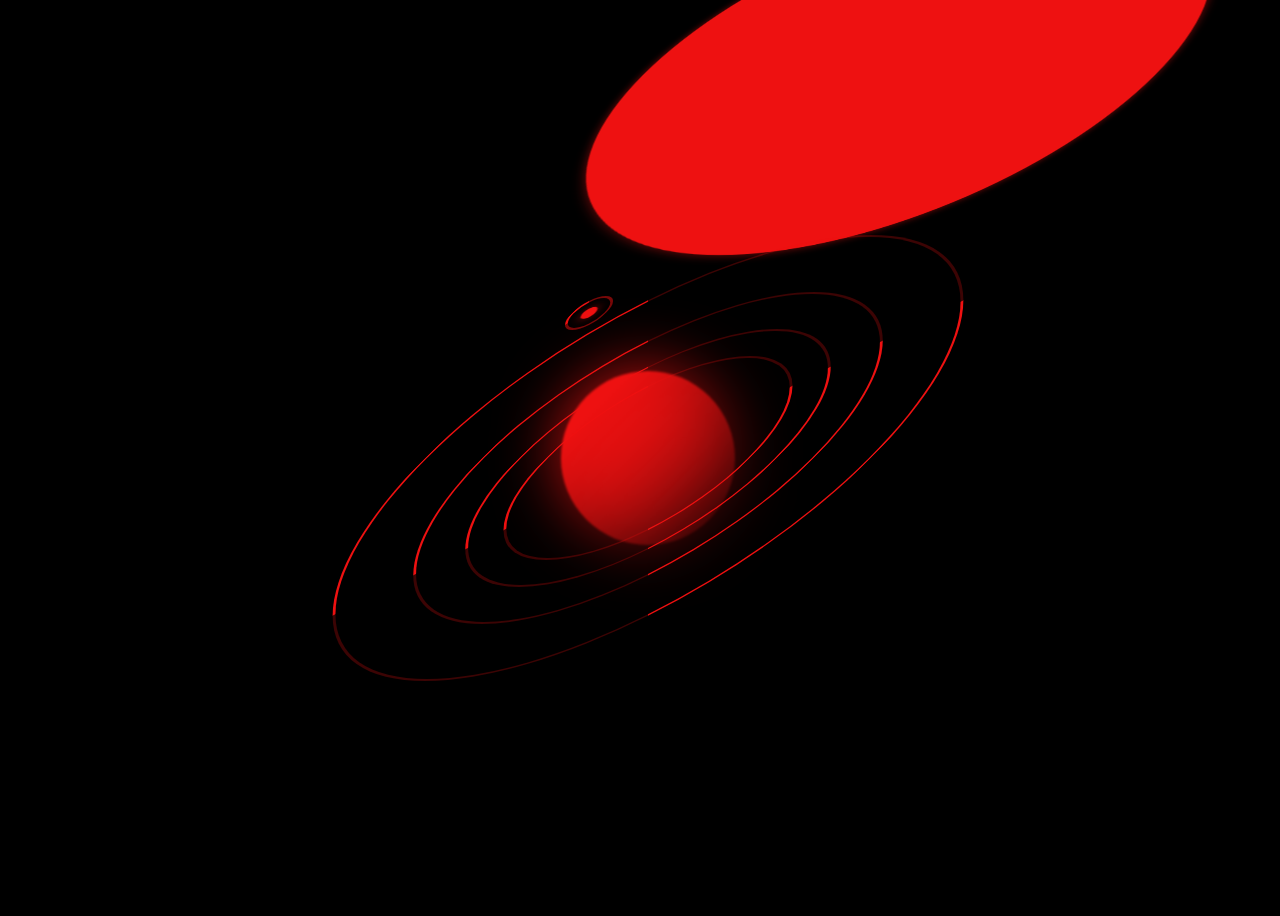
<file: planet revolve/index.html>
<!DOCTYPE html>
<html lang="en" >
<head>
  <meta charset="UTF-8">
  <title>MY NEW UNIVERSE DESIGNED BY ABHINAV| a pure CSS spatial experience</title>
  <link rel="stylesheet" href="./style.css">

</head>
<body>
<!-- partial:index.partial.html -->
<body>
    <section id="solar-system">
        <div id="sun"></div>
        <article id="mercury-trajectory">
            <div id="mercury"></div>
        </article>
        <article id="venus-trajectory">
            <div id="venus"></div>
        </article>
        <article id="earth-trajectory">
            <div id="earth"></div>
        </article>
        <article id="mars-trajectory">
            <div id="mars"></div>
        </article>
        <!-- too far for my starship 🪐🚀
        <article id="main-asteroid-belt-trajectory"></article>
        <article id="jupiter-trajectory"></article>
        <article id="saturn-trajectory"></article>
        <article id="uranus-trajectory"></article
        <article id="neptune-trajectory"></article>
    -->
    </section>
</body>
<!-- partial -->
  
</body>
</html>
</file>
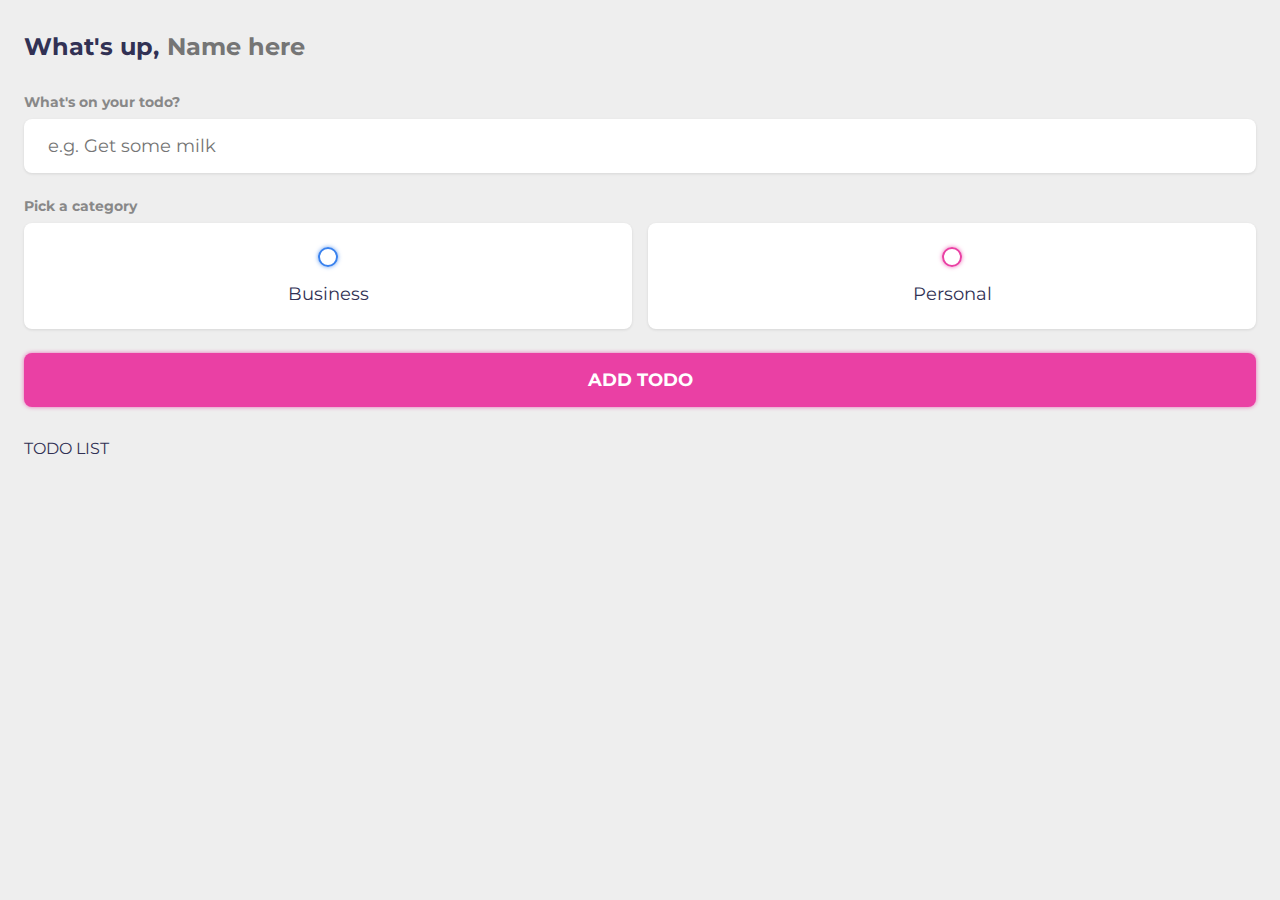
<file: TO DO LIST/index.html>
<!DOCTYPE html>
<html lang="en">
<head>
	<meta charset="UTF-8" />
	<meta http-equiv="X-UA-Compatible" content="IE=edge" />
	<meta name="viewport" content="width=device-width, initial-scale=1.0" />
	<title>The Todo List</title>
	<!-- CSS Import -->
	<link rel="stylesheet" href="main.css" />
	<!-- End of CSS Import -->
	<!-- Fonts -->
	<link rel="preconnect" href="https://fonts.googleapis.com">
	<link rel="preconnect" href="https://fonts.gstatic.com" crossorigin>
	<link href="https://fonts.googleapis.com/css2?family=Fira+Sans:ital,wght@0,400;0,700;0,900;1,400&family=Montserrat:ital,wght@0,400;0,700;0,900;1,400&display=swap" rel="stylesheet">
	<!-- End of Fonts -->
</head>
<body>
	<!-- App Wrapper -->
	<main class="app">
		<!-- Greeting -->
		<section class="greeting">
			<h2 class="title">
				What's up, <input type="text" id="name" placeholder="Name here" />
			</h2>
		</section>
		<!-- End of Greeting -->
		
		<!-- New Todo -->
		<section class="create-todo">
			<!-- <h3>CREATE A TODO</h3> -->
			<form id="new-todo-form">
				<h4>What's on your todo?</h4>
				<input 
					type="text" 
					placeholder="e.g. Get some milk"
					name="content"
					id="content" />
				
				<h4>Pick a category</h4>
				<div class="options">
					<label>
						<input type="radio" name="category" id="category1" value="business" /> 
						<span class="bubble business"></span>
						<div>Business</div>
					</label>
					<label>
						<input type="radio" name="category" id="category2" value="personal" />
						<span class="bubble personal"></span>
						<div>Personal</div>
					</label>
				</div>

				<input type="submit" value="Add todo" />
			</form>
		</section>
		<!-- End of New Todo -->

		<!-- Todo List -->
		<section class="todo-list">
			<h3>TODO LIST</h3>
			 

				<div class="list" id="todo-list"></div>
			
		</section>
		<!-- End of Todo List -->

	</main>
	<!-- End of App Wrapper -->

	<!-- JS Import -->
	<script src="main.js"></script>
	<!-- End of JS Import -->
</body>
</html>
</file>
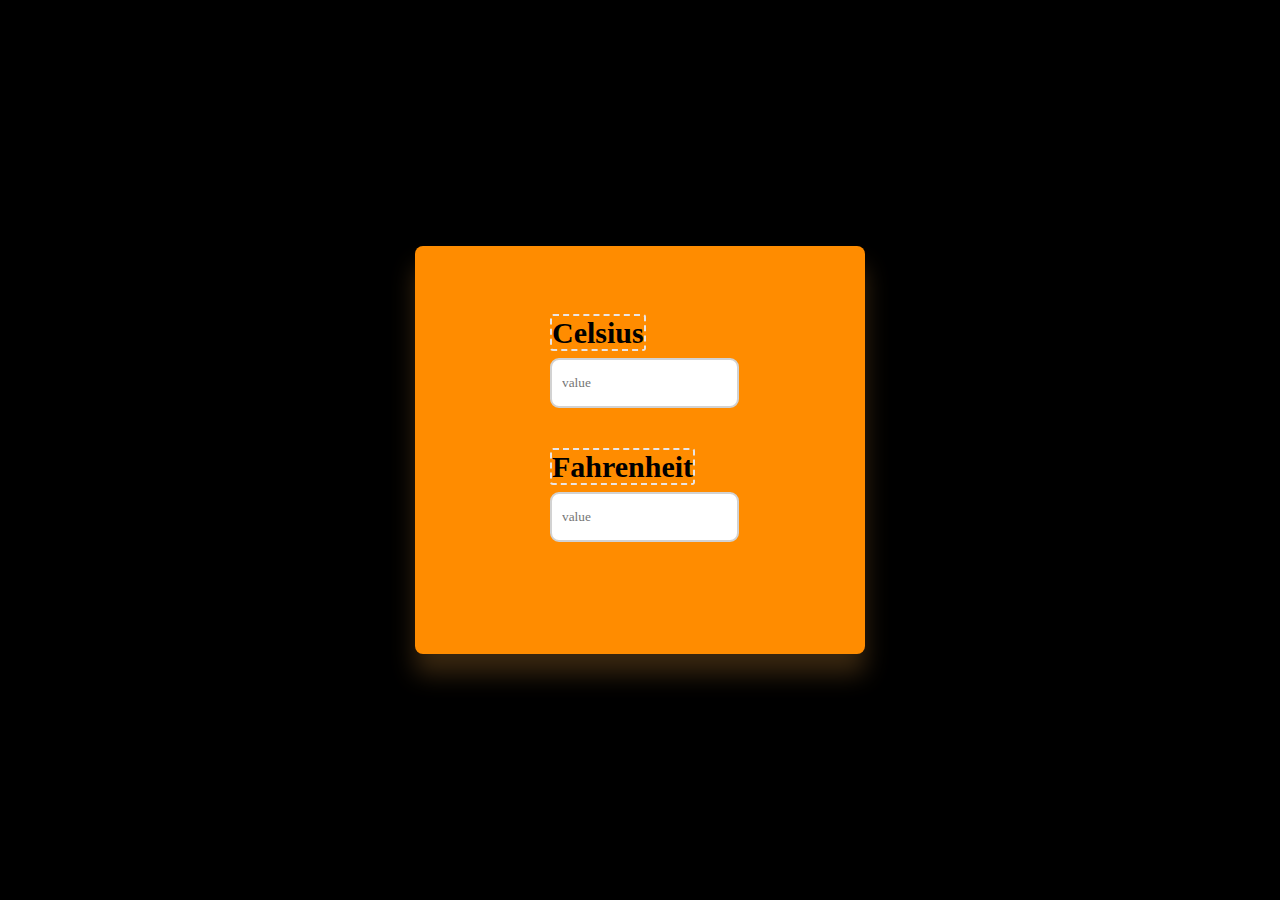
<file: TEMPERATURE CONVERTOR/Temperature Convertor.html>
<!DOCTYPE html>
<html lang="en">

<head>
    <meta charset="UTF-8">
    <meta http-equiv="X-UA-Compatible" content="IE=edge">
    <meta name="viewport" content="width=device-width, initial-scale=1.0">
    <title>Temperature Conversion - Sagar Developer</title>
    <link rel="stylesheet" href="Temperature Convertor.css">
</head>

<body>
    <div class="container">
        <div class="input_box">
            <label for="celsius">Celsius</label>
            <input type="number" id="celsius" oninput="celToFar()" placeholder="value">
        </div>
        <div class="input_box">
            <label for="fahrenheit">Fahrenheit</label>
            <input type="number" id="fahrenheit" oninput="farToCel()" placeholder="value">
        </div>
    </div>
    <script src="Temperature Convertor.js"></script>

</body>

</html>
</file>
<file: planet revolve/style.css>
:root 
{
    --dark-color: rgb(0,0,0);
    --glossy-red: rgba(238, 17, 17, 1);
    --hidden-red: rgba(238, 17, 17, 0);
    --light-red: rgba(238, 17, 17, .5);
    --paths-theme: var(--very-light-red) var(--glossy-red);
    --planets-theme: var(--light-red) var(--light-red) var(--light-red) var(--glossy-red); 
    --very-light-red: rgba(238, 17, 17, .25);
}
*
{
    -webkit-box-sizing: border-box;
       -moz-box-sizing: border-box;
            box-sizing: border-box;
    padding: 0;

    border: 0;
}
body
{
    overflow: hidden;

    background-color: var(--dark-color);
}
body #solar-system
{
    display: flex;

    width: 100vw;
    height: 100vh;

    -webkit-transform: skewX(-45deg);
       -moz-transform: skewX(-45deg);
        -ms-transform: skewX(-45deg);
         -o-transform: skewX(-45deg);
            transform: skewX(-45deg);
    -webkit-transform-origin: center;
       -moz-transform-origin: center;
        -ms-transform-origin: center;
         -o-transform-origin: center;
            transform-origin: center;

    justify-content: center;
    align-items: center;
}

/* ⚠ size of the sun is not respected here */
section #sun
{
    position: fixed;
    z-index: 100;
    /* ✑ real radius of the sun: 696340km */

    width: 174.085px; /* ✑ 40* too small compared to the #planets{} dimensions values */
    height: 174.085px;

    -webkit-transform: skewX(45deg);
       -moz-transform: skewX(45deg);
        -ms-transform: skewX(45deg);
         -o-transform: skewX(45deg);
            transform: skewX(45deg);

    -webkit-border-radius: 50%;
       -moz-border-radius: 50%;
            border-radius: 50%;
            background: var(--glossy-red);
            background: linear-gradient(135deg, var(--glossy-red) 20%, var(--hidden-red) 100%);

    -webkit-background: linear-gradient(135deg, var(--glossy-red) 20%, var(--hidden-red) 100%);
       -moz-background: linear-gradient(135deg, var(--glossy-red) 20%, var(--hidden-red) 100%);
         -o-background: linear-gradient(135deg, var(--glossy-red) 20%, var(--hidden-red) 100%);
        -ms-background: linear-gradient(135deg, var(--glossy-red) 20%, var(--hidden-red) 100%);
            filter: drop-shadow(0 0 2rem var(--glossy-red)) blur(1px);
    -webkit-filter: drop-shadow(0 0 2rem var(--glossy-red)) blur(1px);
       -moz-filter: drop-shadow(0 0 2rem var(--glossy-red)) blur(1px);
         -o-filter: drop-shadow(0 0 2rem var(--glossy-red)) blur(1px);
        -ms-filter: drop-shadow(0 0 2rem var(--glossy-red)) blur(1px);
}

/* planets */
article #mercury
{
    position: fixed;
    z-index: 99;
    top: 38px;

    display: flex;

    width: 24.397px; /* ✑ real radius of mercury: 24397km */
    height: 24.397px;
    /* ✑ rotation period of mercury: 58.645 days */

    -webkit-animation: planets-rotation 29.3225s linear infinite;
       -moz-animation: planets-rotation 29.3225s linear infinite;
        -ms-animation: planets-rotation 29.3225s linear infinite;
         -o-animation: planets-rotation 29.3225s linear infinite;
            animation: planets-rotation 29.3225s linear infinite;

    border-width: 2px;
    border-style: solid;
    border-color: var(--planets-theme);
    -webkit-border-radius: 50%;
       -moz-border-radius: 50%;
            border-radius: 50%;
    background: var(--hidden-red);

    justify-content: center;
    align-items: center;
}
article #venus
{
    position: fixed;
    z-index: 99;
    top: 15px;

    display: flex;

    width: 60.518px; /* ✑ real radius of venus: 60518km */
    height: 60.518px;
    /* ✑ rotation period of venus 243.023 days */

    -webkit-animation: planets-rotation 121.513s linear infinite;
       -moz-animation: planets-rotation 121.513s linear infinite;
        -ms-animation: planets-rotation 121.513s linear infinite;
         -o-animation: planets-rotation 121.513s linear infinite;
            animation: planets-rotation 121.513s linear infinite;

    border-width: 2px;
    border-style: solid;
    border-color: var(--planets-theme);
    -webkit-border-radius: 50%;
       -moz-border-radius: 50%;
            border-radius: 50%;
    background: var(--hidden-red);

    justify-content: center;
    align-items: center;
}
article #earth
{
    position: fixed;
    z-index: 99;
    top: 35px;

    display: flex;

    width: 63.71px; /* ✑ real radius of the earth: 6371km */
    height: 63.71px;
    /* ✑ animation-duration: .5s = 24hours on earth */

    -webkit-animation: planets-rotation .4874s linear infinite;
       -moz-animation: planets-rotation .4874s linear infinite;
        -ms-animation: planets-rotation .4874s linear infinite;
         -o-animation: planets-rotation .4874s linear infinite;
            animation: planets-rotation .4874s linear infinite;

    border-width: 2px;
    border-style: solid;
    border-color: var(--planets-theme);
    -webkit-border-radius: 50%;
       -moz-border-radius: 50%;
            border-radius: 50%;
    background: var(--hidden-red);

    justify-content: center;
    align-items: center;
}
article #earth::after
{
    position: inherit;

    width: 40%;
    height: 40%;

    content: '';
    -webkit-animation: earth-blinking 2s linear infinite;
       -moz-animation: earth-blinking 2s linear infinite;
        -ms-animation: earth-blinking 2s linear infinite;
         -o-animation: earth-blinking 2s linear infinite;
            animation: earth-blinking 2s linear infinite;

    -webkit-border-radius: inherit;
       -moz-border-radius: inherit;
            border-radius: inherit;
    background: var(--glossy-red);

    -webkit-filter: drop-shadow(0 0 .3rem var(--light-red)) blur(.5px);
       -moz-filter: drop-shadow(0 0 .3rem var(--light-red)) blur(.5px);
         -o-filter: drop-shadow(0 0 .3rem var(--light-red)) blur(.5px);
        -ms-filter: drop-shadow(0 0 .3rem var(--light-red)) blur(.5px);
            filter: drop-shadow(0 0 .3rem var(--light-red)) blur(.5px);
}
article #mars
{
    position: fixed;
    z-index: 99;
    top: 288px;

    display: flex;

    width: 33.895px; /* ✑ real radius of mars: 33895km */
    height: 33.895px;
    /* ✑ animation-duration: .5s = 24hours on earth */

    -webkit-animation: planets-rotation .5128s linear infinite;
       -moz-animation: planets-rotation .5128s linear infinite;
        -ms-animation: planets-rotation .5128s linear infinite;
         -o-animation: planets-rotation .5128s linear infinite;
            animation: planets-rotation .5128s linear infinite;

    border-width: 2px;
    border-style: solid;
    border-color: var(--planets-theme);
    -webkit-border-radius: 50%;
       -moz-border-radius: 50%;
            border-radius: 50%;
    background: var(--hidden-red);

    justify-content: center;
    align-items: center;
}
article #mars::after,
article #venus::after,
article #mercury::after
{
    width: 40%;
    height: 40%;

    content: '';

    -webkit-border-radius: inherit;
       -moz-border-radius: inherit;
            border-radius: inherit;
    background: var(--glossy-red);

    -webkit-filter: drop-shadow(0 0 .3rem var(--light-red)) blur(.5px);
       -moz-filter: drop-shadow(0 0 .3rem var(--light-red)) blur(.5px);
         -o-filter: drop-shadow(0 0 .3rem var(--light-red)) blur(.5px);
        -ms-filter: drop-shadow(0 0 .3rem var(--light-red)) blur(.5px);
            filter: drop-shadow(0 0 .3rem var(--light-red)) blur(.5px);
}

/* planets trajectory's
⚠ the distances between the planets and the sun are not respected here because of the diameter ot it */
section #mercury-trajectory
{
    position: fixed;
    z-index: 98;

    width: 203.085px; /* ✑ non-proportional */
    height: 203.085px;
    /* ✑ revolution of mercury: 87.969 days */

    -webkit-animation: solar-revolution 43.9845s linear infinite;
       -moz-animation: solar-revolution 43.9845s linear infinite;
        -ms-animation: solar-revolution 43.9845s linear infinite;
         -o-animation: solar-revolution 43.9845s linear infinite;
            animation: solar-revolution 43.9845s linear infinite;

    border-width: 2px;
    border-style: solid;
    border-color: var(--paths-theme);
    -webkit-border-radius: 50%;
       -moz-border-radius: 50%;
            border-radius: 50%;
}
section #venus-trajectory
{
    position: fixed;
    z-index: 98;

    width: 257.085px; /* ✑ non-proportional */
    height: 257.085px;
    /* ✑ revolution of venus: 224.667 days */

    -webkit-animation: solar-revolution 112.3335s linear infinite;
       -moz-animation: solar-revolution 112.3335s linear infinite;
        -ms-animation: solar-revolution 112.3335s linear infinite;
         -o-animation: solar-revolution 112.3335s linear infinite;
            animation: solar-revolution 112.3335s linear infinite;

    border-width: 2px;
    border-style: solid;
    border-color: var(--paths-theme);
    -webkit-border-radius: 50%;
       -moz-border-radius: 50%;
            border-radius: 50%;
}
section #earth-trajectory
{
    position: fixed;
    z-index: 98;

    width: 332.085px; /* ✑ non-proportional */
    height: 332.085px;
    /* ✑ revolution of the earth: 365.2422 days */

    -webkit-animation: solar-revolution 182.6211s linear infinite;
       -moz-animation: solar-revolution 182.6211s linear infinite;
        -ms-animation: solar-revolution 182.6211s linear infinite;
         -o-animation: solar-revolution 182.6211s linear infinite;
            animation: solar-revolution 182.6211s linear infinite;

    border-width: 2px;
    border-style: solid;
    border-color: var(--paths-theme);
    -webkit-border-radius: 50%;
       -moz-border-radius: 50%;
            border-radius: 50%;
}
section #mars-trajectory
{
    position: fixed;
    z-index: 98;

    width: 446.085px; /* ✑ non-proportional */
    height: 446.085px;
    /* ✑ revolution of mars: 686.885 days */

    -webkit-animation: solar-revolution 343.4425s linear infinite;
       -moz-animation: solar-revolution 343.4425s linear infinite;
        -ms-animation: solar-revolution 343.4425s linear infinite;
         -o-animation: solar-revolution 343.4425s linear infinite;
            animation: solar-revolution 343.4425s linear infinite;

    border-width: 2px;
    border-style: solid;
    border-color: var(--paths-theme);
    -webkit-border-radius: 50%;
       -moz-border-radius: 50%;
            border-radius: 50%;
}

/*
▀▄▀▄▀▄▀▄▀▄▀▄ ANIMATIONS ▀▄▀▄▀▄▀▄▀▄▀▄
*/

@keyframes solar-revolution
{
    to
    {
        transform: rotate(360deg) ;
    }
}

@keyframes planets-rotation
{
    to
    {
        transform: rotate(360deg) ;
    }
}
@keyframes earth-blinking
{
    from
    {
        background-color: var(--glossy-red);

        filter: drop-shadow(0 0 .3rem var(--light-red)) blur(.5px);
    }
    to
    {
        background-color: var(--dark-color);

        filter: drop-shadow(0 0 0 var(--light-red)) blur(0);
    }
}

/* media queries
smartphone*/
@media only screen and (max-width: 768px)
{
    section #sun
    {
        width: 87.0425px;
        height: 87.0425px;
    }
    section #mercury-trajectory
    {
        width: 101.5425px;
        height: 101.5425px;
    }
    article #mercury
    {
        top: 17px;

        width: 12.1985px;
        height: 12.1985px;
    }
    section #venus-trajectory
    {
        width: 128.5425px;
        height: 128.5425px;
    }
    article #venus
    {
        top: 6px;

        width: 30.259px;
        height: 30.259px;
    }
    section #earth-trajectory
    {
        width: 166.0425px;
        height: 166.0425px;
    }
    article #earth
    {
        top: 16px;

        width: 31.855px;
        height: 31.855px;
    }
    section #mars-trajectory
    {
        width: 223.0425px;
        height: 223.0425px;
    }
    article #mars
    {
        top: 56px;

        width: 16.9475px;
        height: 16.9475px;
    }
}

/* 4K Ultra HD */
@media only screen and (min-width: 1921px)
{
    section #sun
    {
        width: 348.17px;
        height: 348.17px;
    }
    section #mercury-trajectory
    {
        width: 406.17px;
        height: 406.17px;
    }
    article #mercury
    {
        top: 82px;

        width: 48.794px; /* ✑ real diameter of mercury: 4879.4km*/
        height: 48.794px;
    }
    section #venus-trajectory
    {
        width: 514.17px;
        height: 514.17px;
    }
    article #venus
    {
        top: 28px;

        width: 121.036px; /* ✑ real diameter of venus: 12103.6km */
        height: 121.036px;
    }
    section #earth-trajectory
    {
        width: 664.17px;
        height: 664.17px;
    }
    article #earth
    {
        top: 68px;

        width: 127.42px; /* ✑ real diameter of the earth: 12742km */
        height: 127.42px;
    }
    section #mars-trajectory
    {
        width: 892.14px;
        height: 892.14px;
    }
    article #mars
    {
        top: 242px;

        width: 67.79px; /* ✑ real diameter of mars: 6779km */
        height: 67.79px;
    }
}
/*
8K Ultra HD ...(*￣０￣)ノ
@media only screen and (min-width: 3841px) {}
*/
</file>
<file: TO DO LIST/main.css>
/* Variables */
:root {
	--primary: #EA40A4;
	--business: #3a82ee;
	--personal: var(--primary);
	--light: #EEE;
	--grey: #888;
	--dark: #313154;
	--danger: #ff5b57;

	--shadow: 0 1px 3px rgba(0, 0, 0, 0.1);

	--business-glow: 0px 0px 4px rgba(58, 130, 238, 0.75);
	--personal-glow: 0px 0px 4px rgba(234, 64, 164, 0.75);
}
/* End of Variables */

/* Resets */
* {
	margin: 0;
	padding: 0;
	box-sizing: border-box;
	font-family: 'montserrat', sans-serif;
}

input:not([type="radio"]):not([type="checkbox"]), button {
	appearance: none;
	border: none;
	outline: none;
	background: none;
	cursor: initial;
}
/* End of Resets */

body {
	background: var(--light);
	color: var(--dark);
}

section {
	margin-top: 2rem;
	margin-bottom: 2rem;
	padding-left: 1.5rem;
	padding-right: 1.5rem;
}

h3 {
	color: var(--dark);
	font-size: 1rem;
	font-weight: 400;
	margin-bottom: 0.5rem;
}

h4 {
	color: var(--grey);
	font-size: 0.875rem;
	font-weight: 700;
	margin-bottom: 0.5rem;
}

.greeting .title {
	display: flex;
}

.greeting .title input {
	margin-left: 0.5rem;
	flex: 1 1 0%;
	min-width: 0;
}

.greeting .title, 
.greeting .title input {
	color: var(--dark);
	font-size: 1.5rem;
	font-weight: 700;
}

.create-todo input[type="text"] {
	display: block;
	width: 100%;
	font-size: 1.125rem;
	padding: 1rem 1.5rem;
	color: var(--dark);
	background-color: #FFF;
	border-radius: 0.5rem;
	box-shadow: var(--shadow);
	margin-bottom: 1.5rem;
}

.create-todo .options {
	display: grid;
	grid-template-columns: repeat(2, 1fr);
	grid-gap: 1rem;
	margin-bottom: 1.5rem;
}

.create-todo .options label {
	display: flex;
	flex-direction: column;
	align-items: center;
	justify-content: center;
	background-color: #FFF;
	padding: 1.5rem;
	box-shadow: var(--shadow);
	border-radius: 0.5rem;
	cursor: pointer;
}

input[type="radio"],
input[type="checkbox"] {
	display: none;
}

.bubble {
	display: flex;
	align-items: center;
	justify-content: center;
	width: 20px;
	height: 20px;
	border-radius: 999px;
	border: 2px solid var(--business);
	box-shadow: var(--business-glow);
}

.bubble.personal {
	border-color: var(--personal);
	box-shadow: var(--personal-glow);
}

.bubble::after {
	content: '';
	display: block;
	opacity: 0;
	width: 0px;
	height: 0px;
	background-color: var(--business);
	box-shadow: var(--business-glow);
	border-radius: 999px;
	transition: 0.2s ease-in-out;
}

.bubble.personal::after {
	background-color: var(--personal);
	box-shadow: var(--personal-glow);
}

input:checked ~ .bubble::after {
	width: 10px;
	height: 10px;
	opacity: 1;
}

.create-todo .options label div {
	color: var(--dark);
	font-size: 1.125rem;
	margin-top: 1rem;
}

.create-todo input[type="submit"] {
	display: block;
	width: 100%;
	font-size: 1.125rem;
	padding: 1rem 1.5rem;
	color: #FFF;
	font-weight: 700;
	text-transform: uppercase;
	background-color: var(--primary);
	box-shadow: var(--personal-glow);
	border-radius: 0.5rem;
	cursor: pointer;
	transition: 0.2s ease-out;
}

.create-todo input[type="submit"]:hover {
	opacity: 0.70;
}

.todo-list .list {
	margin: 1rem 0;
}

.todo-list .todo-item {
	display: flex;
	align-items: center;
	background-color: #FFF;
	padding: 1rem;
	border-radius: 0.5rem;
	box-shadow: var(--shadow);
	margin-bottom: 1rem;
}

.todo-item label {
	display: block;
	margin-right: 1rem;
	cursor: pointer;
}

.todo-item .todo-content {
	flex: 1 1 0%;
}

.todo-item .todo-content input {
	color: var(--dark);
	font-size: 1.125rem;
}

.todo-item .actions {
	display: flex;
	align-items: center;
}

.todo-item .actions button {
	display: block;
	padding: 0.5rem;
	border-radius: 0.25rem;
	color: #FFF;
	cursor: pointer;
	transition: 0.2s ease-in-out;
}

.todo-item .actions button:hover {
	opacity: 0.75;
}

.todo-item .actions .edit {
	margin-right: 0.5rem;
	background-color: var(--primary);
}

.todo-item .actions .delete {
	background-color: var(--danger);
}

.todo-item.done .todo-content input {
	text-decoration: line-through;
	color: var(--grey);
}
</file>
<file: TEMPERATURE CONVERTOR/Temperature Convertor.css>
* {
    padding: 0;
    margin: 0;
    box-sizing: border-box;
    font-family: 'Pattaya', serif;
}

body {
    background-color: #000000;
}

.container {
    width: 450px;
    background-color: #ff8c00;
    padding: 70px 40px;
    position: absolute;
    transform: translate(-50%, -50%);
    left: 50%;
    top: 50%;
    box-shadow: 0 20px 25px rgba(226, 156, 63, 0.25);
    border-radius: 8px;
    font-size: 18px;
}

.input_box {
    width: 51%;
    margin-left: 95px;
    margin-bottom: 42px;
}

label {
    font-size: 30px;
    font-weight: 600;
    border: 2px dashed #e9e5e5;
    border-radius: 3px;
}

input {
    width: 100%;
    height: 50px;
    border-radius: 9px;
    border: 2px solid #d2d2d2;
    outline: none;
    margin-top: 8px;
    padding: 0 10px;
}

input:focus {
    border: 2px dashed #d2d2d2;
    background-color: #d2d2d2;
}
</file>
